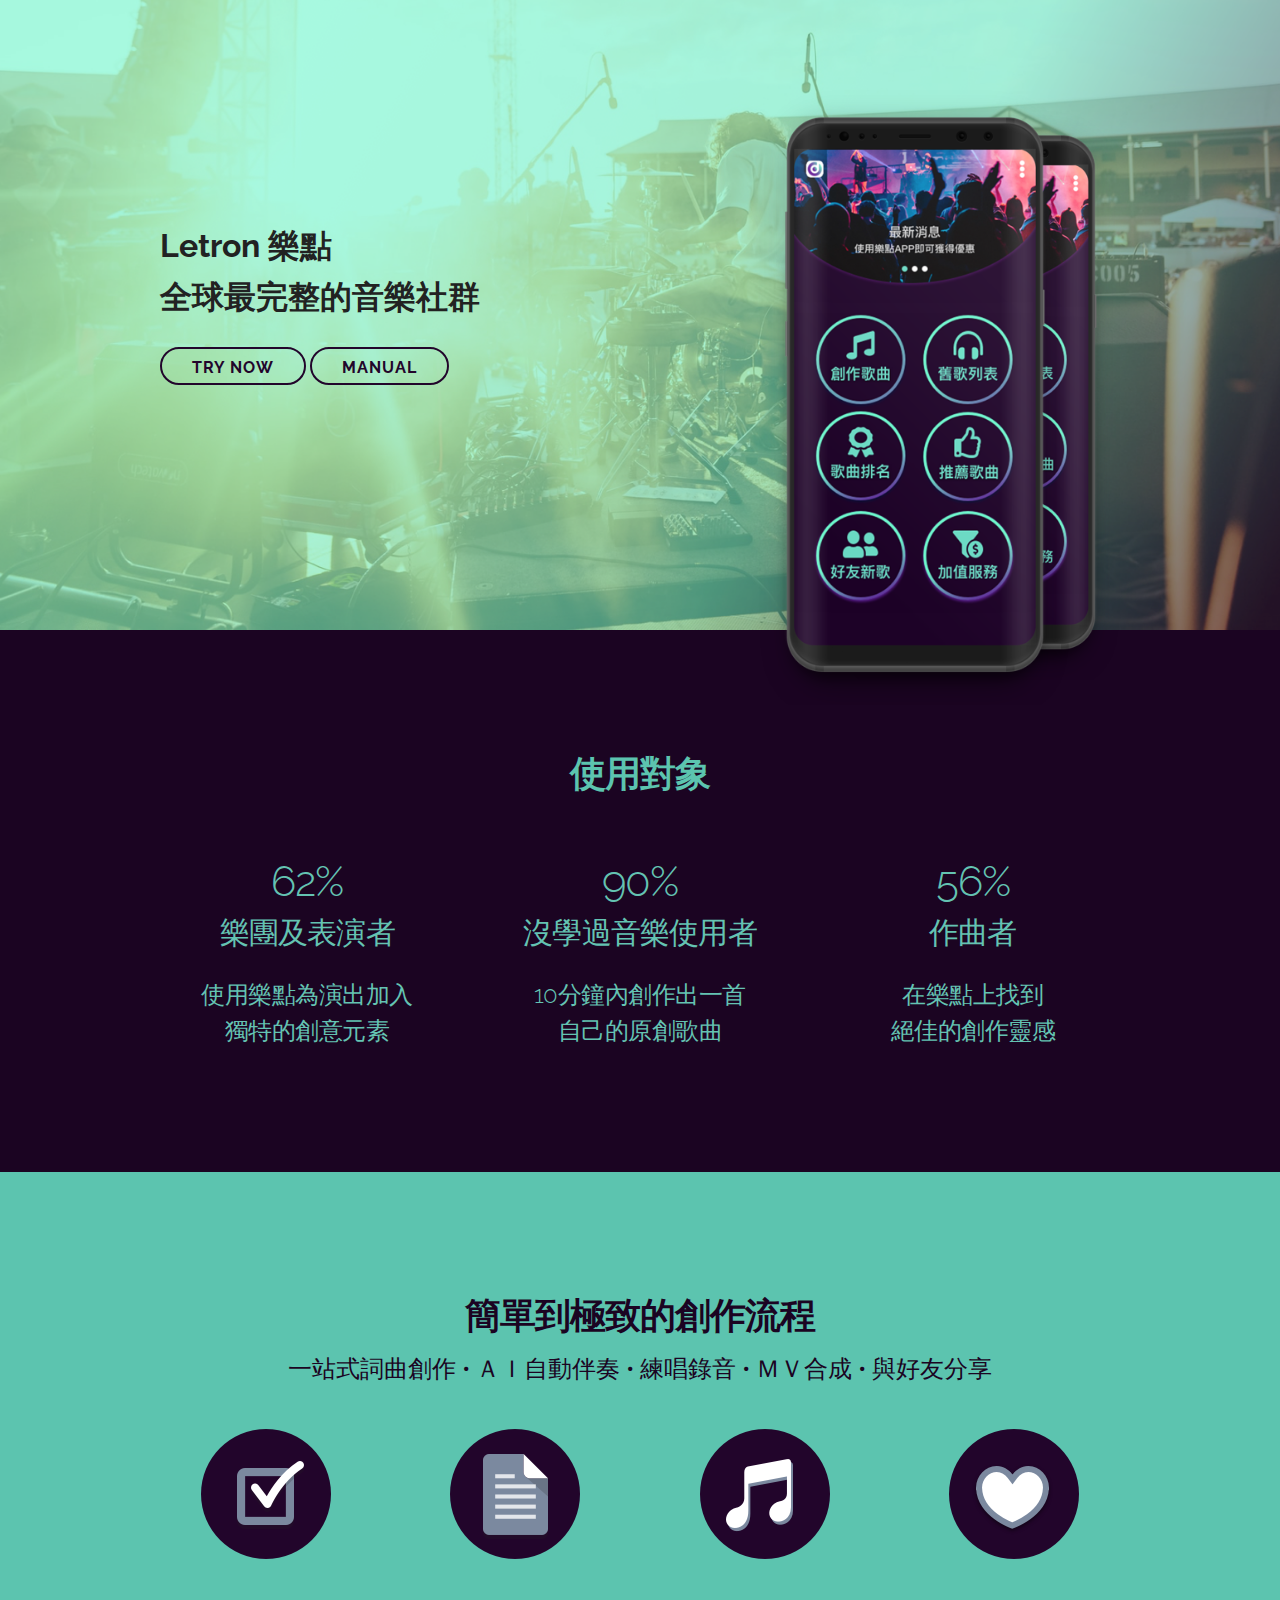
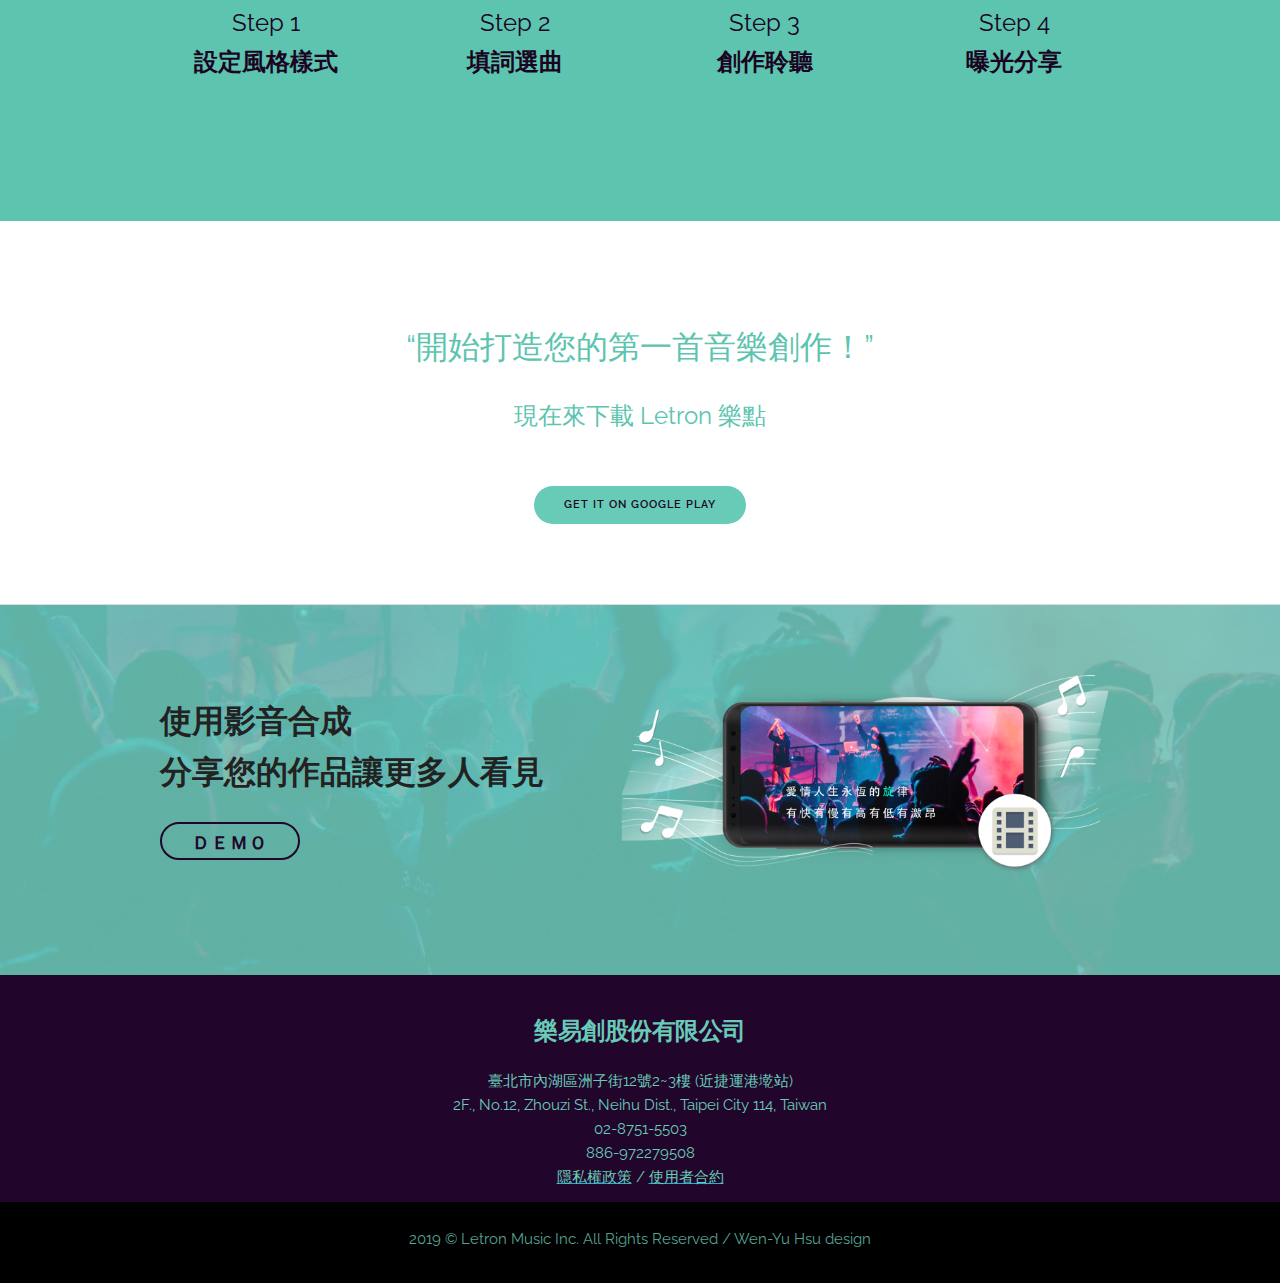
<file: index.html>
<!DOCTYPE html>
<html lang="en">
<head>

  <!-- Basic Page Needs
  –––––––––––––––––––––––––––––––––––––––––––––––––– -->
  <meta charset="utf-8">
  <title>Skeleton: Responsive CSS Boilerplate</title>
  <meta name="description" content="">
  <meta name="author" content="">

  <!-- Mobile Specific Metas
  –––––––––––––––––––––––––––––––––––––––––––––––––– -->
  <meta name="viewport" content="width=device-width, initial-scale=1">

  <!-- FONT
  –––––––––––––––––––––––––––––––––––––––––––––––––– -->
  <link href='//fonts.googleapis.com/css?family=Raleway:400,300,600' rel='stylesheet' type='text/css'>

  <!-- CSS
  –––––––––––––––––––––––––––––––––––––––––––––––––– -->
  <link rel="stylesheet" href="css/normalize.css">
  <link rel="stylesheet" href="css/skeleton.css">
  <link rel="stylesheet" href="css/custom.css">

  <!-- Scripts
  –––––––––––––––––––––––––––––––––––––––––––––––––– -->
  <script src="//ajax.googleapis.com/ajax/libs/jquery/2.1.1/jquery.min.js"></script>

  <!-- Favicon
  –––––––––––––––––––––––––––––––––––––––––––––––––– -->
  <link rel="icon" type="image/png" href="../../dist/images/favicon.png">

</head>
<body>

  <!-- Primary Page Layout
  –––––––––––––––––––––––––––––––––––––––––––––––––– -->

  <div class="section hero">
    <div class="container">
      <div class="row">
        <div class="one-half column">
          <p class="hero-heading"><strong>Letron 樂點 <br>全球最完整的音樂社群</strong></p>
          <a class="button button-primary" href="https://play.google.com/store/apps/details?id=com.letron.greatemusiccreator&hl=zh-TW&ah=X95NAsg1qZNGb7TOS8CuteU7XL8" target="_blank"><font size="3"><strong>Try Now</strong></font></a>
          <a class="button button-primary" href="https://wobblestrike.github.io/Letron_landing/files/LetronAPP_Manual_v1.2.pdf" target="_blank"><font size="3"><strong>Manual</strong></font></a>
        </div>
        <div class="one-half column phones">
          <img class="phone" src="images/smart-phone_1.png">
          <img class="phone" src="images/smart-phone_1.png">
        </div>
      </div>
    </div>
  </div>

  <div class="section values">
    <div class="container">
      <h3 class="section-heading"><font color="#5cc4af"><strong>使用對象</strong><br><br></font></h3>
      <div class="row">
        <div class="one-third column value">
          <h2 class="value-multiplier">62%</h2>
          <h4 class="value-heading">樂團及表演者</h4>
          <!--<p class="value-description">使用樂點為自己的演出加入獨特的創意元素</p>-->
          <h5 class="value-heading">使用樂點為演出加入<br>獨特的創意元素</h5>
        </div>
        <div class="one-third column value">
          <h2 class="value-multiplier">90%</h2>
          <h4 class="value-heading">沒學過音樂使用者</h4>
          <h5 class="value-heading">10分鐘內創作出一首<br>自己的原創歌曲</h5>
        </div>
        <div class="one-third column value">
          <h2 class="value-multiplier">56%</h2>
          <h4 class="value-heading">作曲者</h4>
          <h5 class="value-heading">在樂點上找到<br>絕佳的創作靈感</h5>
        </div>
      </div>
    </div>
  </div>

  <div class="section categories">
    <div class="container">
      <h3 class="section-heading"><strong>簡單到極致的創作流程</strong></h3>
      <p class="section-description">一站式詞曲創作 • ＡＩ自動伴奏 • 練唱錄音 • ＭＶ合成 • 與好友分享</p>
      <div class="row">
        <div class="fourth column category">
          <img class="u-max-full-width" src="images/step-icon_1.png">
          <p class="section-description"><br>Step 1 <br> <strong>設定風格樣式</strong></p>
        </div>
        <div class="fourth column category">
          <img class="u-max-full-width" src="images/step-icon_2.png">
          <p class="section-description"><br>Step 2 <br> <strong>填詞選曲</strong></p>
        </div>
        <div class="fourth column category">
          <img class="u-max-full-width" src="images/step-icon_3.png">
          <p class="section-description"><br>Step 3 <br> <strong>創作聆聽</strong></p>
        </div>
        <div class="fourth column category">
          <img class="u-max-full-width" src="images/step-icon_4.png">
          <p class="section-description"><br>Step 4 <br> <strong>曝光分享</strong></p>
        </div>
      </div>
    </div>
  </div> 

  <div class="get-help">
    <div class="container">
      <p class="hero-heading"><font color="#5cc4af">“開始打造您的第一首音樂創作！”</font></p>
      <p class="section-description"><font color="#5cc4af">現在來下載 Letron 樂點<br><br></font></p>
      <a class="button button-secondary" href="https://play.google.com/store/apps/details?id=com.letron.greatemusiccreator&hl=zh-TW&ah=X95NAsg1qZNGb7TOS8CuteU7XL8" target="_blank">Get it on Google Play</a>
    </div>
  </div>


  <div class="section hero2" >
    <div class="container">
      <div class="row">
        <div class="one-half column" style="text-align: left;">
          <p class="hero-heading" ><strong>使用影音合成 <br>分享您的作品讓更多人看見</strong></p>
          <a class="button button-primary" href="https://wobblestrike.github.io/Letron_landing/queuepage.html" target="_blank"><font size="4"><strong>ＤＥＭＯ</strong></font></a>
        </div>
        <div class="one-half column phones" style="margin:-4% 0 0 0;">
          <img class="phone2" src="images/smart-phone_2.png">
        </div>
      </div>
    </div>
  </div>



  <div style="width:100%; height:15rem; text-align:center; background-color:#22052b; padding:3% 0;">
    <h5><font color="#67CBB8"><strong>樂易創股份有限公司</strong></font></h5>
    <font color="#67cbb8">臺北市內湖區洲子街12號2~3樓 (近捷運港墘站) <br> 2F., No.12, Zhouzi St., Neihu Dist., Taipei City 114, Taiwan <br> 02-8751-5503 <br> 886-972279508 <br> </font>
    <a href="https://wobblestrike.github.io/Letron_landing/files/LetronAPP_Privacy201908.pdf" target="_blank"><font color="#67cbb8">隱私權政策</font></a>
    <font color="#67cbb8"> / </font>
    <a href="https://wobblestrike.github.io/Letron_landing/files/LetronAPP_Contract201908.pdf" target="_blank"><font color="#67cbb8">使用者合約</font></a>
  </div>

  <div style="width:100%; text-align:center; background-color:black; padding:2% 0 0.5% 0;">
    <p><font color="#56a294">2019 © Letron Music Inc.  All Rights Reserved      /      Wen-Yu Hsu design   </font></p>
  </div>



<!-- End Document
  –––––––––––––––––––––––––––––––––––––––––––––––––– -->
</body>
</html>
</file>
<file: css/skeleton.css>
/*
* Skeleton V2.0.4
* Copyright 2014, Dave Gamache
* www.getskeleton.com
* Free to use under the MIT license.
* http://www.opensource.org/licenses/mit-license.php
* 12/29/2014  background-color:#22052b;
*/


/* Table of contents
––––––––––––––––––––––––––––––––––––––––––––––––––
- Grid
- Base Styles
- Typography
- Links
- Buttons
- Forms
- Lists
- Code
- Tables
- Spacing
- Utilities
- Clearing
- Media Queries
*/


/* Grid
–––––––––––––––––––––––––––––––––––––––––––––––––– */
.container {
  position: relative;
  width: 100%;
  max-width: 960px;
  margin: 0 auto;
  padding: 0 20px;
  box-sizing: border-box; }
.column,
.columns {
  width: 100%;
  float: left;
  box-sizing: border-box; }

/* For devices larger than 400px */
@media (min-width: 400px) {
  .container {
    width: 85%;
    padding: 0; }
}

/* For devices larger than 550px */
@media (min-width: 550px) {
  .container {
    width: 80%; }
  .column,
  .columns {
    margin-left: 4%; }
  .column:first-child,
  .columns:first-child {
    margin-left: 0; }

  .one.column,
  .one.columns                    { width: 4.66666666667%; }
  .two.columns                    { width: 13.3333333333%; }
  .three.columns                  { width: 22%;            }
  .four.columns                   { width: 30.6666666667%; }
  .five.columns                   { width: 39.3333333333%; }
  .six.columns                    { width: 48%;            }
  .seven.columns                  { width: 56.6666666667%; }
  .eight.columns                  { width: 65.3333333333%; }
  .nine.columns                   { width: 74.0%;          }
  .ten.columns                    { width: 82.6666666667%; }
  .eleven.columns                 { width: 91.3333333333%; }
  .twelve.columns                 { width: 100%; margin-left: 0; }

  .one-third.column               { width: 30.6666666667%; }
  .two-thirds.column              { width: 65.3333333333%; }

  .one-half.column                { width: 48%; }
  .fourth.column                  { width: 22%; }

  /* Offsets */
  .offset-by-one.column,
  .offset-by-one.columns          { margin-left: 8.66666666667%; }
  .offset-by-two.column,
  .offset-by-two.columns          { margin-left: 17.3333333333%; }
  .offset-by-three.column,
  .offset-by-three.columns        { margin-left: 26%;            }
  .offset-by-four.column,
  .offset-by-four.columns         { margin-left: 34.6666666667%; }
  .offset-by-five.column,
  .offset-by-five.columns         { margin-left: 43.3333333333%; }
  .offset-by-six.column,
  .offset-by-six.columns          { margin-left: 52%;            }
  .offset-by-seven.column,
  .offset-by-seven.columns        { margin-left: 60.6666666667%; }
  .offset-by-eight.column,
  .offset-by-eight.columns        { margin-left: 69.3333333333%; }
  .offset-by-nine.column,
  .offset-by-nine.columns         { margin-left: 78.0%;          }
  .offset-by-ten.column,
  .offset-by-ten.columns          { margin-left: 86.6666666667%; }
  .offset-by-eleven.column,
  .offset-by-eleven.columns       { margin-left: 95.3333333333%; }

  .offset-by-one-third.column,
  .offset-by-one-third.columns    { margin-left: 34.6666666667%; }
  .offset-by-two-thirds.column,
  .offset-by-two-thirds.columns   { margin-left: 69.3333333333%; }

  .offset-by-one-half.column,
  .offset-by-one-half.columns     { margin-left: 52%; }

}


/* Base Styles
–––––––––––––––––––––––––––––––––––––––––––––––––– */
/* NOTE
html is set to 62.5% so that all the REM measurements throughout Skeleton
are based on 10px sizing. So basically 1.5rem = 15px :) */
html {
  font-size: 62.5%; }
body {
  font-size: 1.5em; /* currently ems cause chrome bug misinterpreting rems on body element */
  line-height: 1.6;
  font-weight: 400;
  font-family: "Raleway", "HelveticaNeue", "Helvetica Neue", Helvetica, Arial, sans-serif;
  color: #222; }


/* Typography
–––––––––––––––––––––––––––––––––––––––––––––––––– */
h1, h2, h3, h4, h5, h6 {
  margin-top: 0;
  margin-bottom: 2rem;
  font-weight: 300; }
h1 { font-size: 4.0rem; line-height: 1.2;  letter-spacing: -.1rem;}
h2 { font-size: 3.6rem; line-height: 1.25; letter-spacing: -.1rem; }
h3 { font-size: 3.0rem; line-height: 1.3;  letter-spacing: -.1rem; }
h4 { font-size: 2.4rem; line-height: 1.35; letter-spacing: -.08rem; }
h5 { font-size: 1.8rem; line-height: 1.5;  letter-spacing: -.05rem; }
h6 { font-size: 1.5rem; line-height: 1.6;  letter-spacing: 0; }

/* Larger than phablet */
@media (min-width: 550px) {
  h1 { font-size: 5.0rem; }
  h2 { font-size: 4.2rem; }
  h3 { font-size: 3.6rem; }
  h4 { font-size: 3.0rem; }
  h5 { font-size: 2.4rem; }
  h6 { font-size: 1.5rem; }
}

p {
  margin-top: 0; }


/* Links
–––––––––––––––––––––––––––––––––––––––––––––––––– */
a {
  color: #1EAEDB; }
a:hover {
  color: #0FA0CE; }


/* Buttons
–––––––––––––––––––––––––––––––––––––––––––––––––– */
.button,
button,
input[type="submit"],
input[type="reset"],
input[type="button"] {
  display: inline-block;
  height: 38px;
  padding: 0 30px;
  color: #555;
  text-align: center;
  font-size: 11px;
  font-weight: 600;
  line-height: 38px;
  letter-spacing: .1rem;
  text-transform: uppercase;
  text-decoration: none;
  white-space: nowrap;
  background-color: transparent;
  border-radius: 4px;
  border: 1px solid #bbb;
  cursor: pointer;
  box-sizing: border-box; }
.button:hover,
button:hover,
input[type="submit"]:hover,
input[type="reset"]:hover,
input[type="button"]:hover,
.button:focus,
button:focus,
input[type="submit"]:focus,
input[type="reset"]:focus,
input[type="button"]:focus {
  color: #333;
  border-color: #888;
  outline: 0; }

.button.button-primary,
button.button-primary,
input[type="submit"].button-primary,
input[type="reset"].button-primary,
input[type="button"].button-primary {
  color: #22052b;
  background-color: Transparent;;
  border-color: #22052b; 
  border-width:2px;}

.button.button-primary:hover,
button.button-primary:hover,
input[type="submit"].button-primary:hover,
input[type="reset"].button-primary:hover,
input[type="button"].button-primary:hover,

.button.button-primary:focus,
button.button-primary:focus,
input[type="submit"].button-primary:focus,
input[type="reset"].button-primary:focus,
input[type="button"].button-primary:focus {
  color: #FFF;
  background-color: #1EAEDB;
  border-color: #1EAEDB; }

.button.button-secondary,
button.button-secondary,
input[type="submit"].button-secondary,
input[type="reset"].button-secondary,
input[type="button"].button-secondary {
  color: #1b0422;
  background-color: #67CBB8 ; 
  border-width:0px;
}

.button.button-secondary:hover,
button.button-secondary:hover,
input[type="submit"].button-secondary:hover,
input[type="reset"].button-secondary:hover,
input[type="button"].button-secondary:hover,

.button.button-secondary:focus,
button.button-secondary:focus,
input[type="submit"].button-secondary:focus,
input[type="reset"].button-secondary:focus,
input[type="button"].button-secondary:focus {
  color: #FFF;
  background-color: #1EAEDB;
  border-color: #1EAEDB; }

/* Forms
–––––––––––––––––––––––––––––––––––––––––––––––––– */
input[type="email"],
input[type="number"],
input[type="search"],
input[type="text"],
input[type="tel"],
input[type="url"],
input[type="password"],
textarea,
select {
  height: 38px;
  padding: 6px 10px; /* The 6px vertically centers text on FF, ignored by Webkit */
  background-color: #fff;
  border: 1px solid #D1D1D1;
  border-radius: 4px;
  box-shadow: none;
  box-sizing: border-box; }
/* Removes awkward default styles on some inputs for iOS */
input[type="email"],
input[type="number"],
input[type="search"],
input[type="text"],
input[type="tel"],
input[type="url"],
input[type="password"],
textarea {
  -webkit-appearance: none;
     -moz-appearance: none;
          appearance: none; }
textarea {
  min-height: 65px;
  padding-top: 6px;
  padding-bottom: 6px; }
input[type="email"]:focus,
input[type="number"]:focus,
input[type="search"]:focus,
input[type="text"]:focus,
input[type="tel"]:focus,
input[type="url"]:focus,
input[type="password"]:focus,
textarea:focus,
select:focus {
  border: 1px solid #33C3F0;
  outline: 0; }
label,
legend {
  display: block;
  margin-bottom: .5rem;
  font-weight: 600; }
fieldset {
  padding: 0;
  border-width: 0; }
input[type="checkbox"],
input[type="radio"] {
  display: inline; }
label > .label-body {
  display: inline-block;
  margin-left: .5rem;
  font-weight: normal; }


/* Lists
–––––––––––––––––––––––––––––––––––––––––––––––––– */
ul {
  list-style: circle inside; }
ol {
  list-style: decimal inside; }
ol, ul {
  padding-left: 0;
  margin-top: 0; }
ul ul,
ul ol,
ol ol,
ol ul {
  margin: 1.5rem 0 1.5rem 3rem;
  font-size: 90%; }
li {
  margin-bottom: 1rem; }


/* Code
–––––––––––––––––––––––––––––––––––––––––––––––––– */
code {
  padding: .2rem .5rem;
  margin: 0 .2rem;
  font-size: 90%;
  white-space: nowrap;
  background: #F1F1F1;
  border: 1px solid #E1E1E1;
  border-radius: 4px; }
pre > code {
  display: block;
  padding: 1rem 1.5rem;
  white-space: pre; }


/* Tables
–––––––––––––––––––––––––––––––––––––––––––––––––– */
th,
td {
  padding: 12px 15px;
  text-align: left;
  border-bottom: 1px solid #E1E1E1; }
th:first-child,
td:first-child {
  padding-left: 0; }
th:last-child,
td:last-child {
  padding-right: 0; }


/* Spacing
–––––––––––––––––––––––––––––––––––––––––––––––––– */
button,
.button {
  margin-bottom: 1rem; }
input,
textarea,
select,
fieldset {
  margin-bottom: 1.5rem; }
pre,
blockquote,
dl,
figure,
table,
p,
ul,
ol,
form {
  margin-bottom: 2.5rem; }


/* Utilities
–––––––––––––––––––––––––––––––––––––––––––––––––– */
.u-full-width {
  width: 100%;
  box-sizing: border-box; }
.u-max-full-width {
  max-width: 100%;
  box-sizing: border-box; }
.u-pull-right {
  float: right; }
.u-pull-left {
  float: left; }


/* Misc
–––––––––––––––––––––––––––––––––––––––––––––––––– */
hr {
  margin-top: 3rem;
  margin-bottom: 3.5rem;
  border-width: 0;
  border-top: 1px solid #E1E1E1; }


/* Clearing
–––––––––––––––––––––––––––––––––––––––––––––––––– */

/* Self Clearing Goodness */
.container:after,
.row:after,
.u-cf {
  content: "";
  display: table;
  clear: both; }


/* Media Queries
–––––––––––––––––––––––––––––––––––––––––––––––––– */
/*
Note: The best way to structure the use of media queries is to create the queries
near the relevant code. For example, if you wanted to change the styles for buttons
on small devices, paste the mobile query code up in the buttons section and style it
there.
*/


/* Larger than mobile */
@media (min-width: 400px) {}

/* Larger than phablet (also point when grid becomes active) */
@media (min-width: 550px) {}

/* Larger than tablet */
@media (min-width: 750px) {}

/* Larger than desktop */
@media (min-width: 1000px) {}

/* Larger than Desktop HD */
@media (min-width: 1200px) {}
</file>
<file: css/custom.css>
/* Shared
–––––––––––––––––––––––––––––––––––––––––––––––––– */
.button {
  border-radius: 100px;
}

/* Sections
–––––––––––––––––––––––––––––––––––––––––––––––––– */
.section {
  padding: 8rem 0 7rem;
  text-align: center;
}
.section-heading,
.section-description {
  margin-bottom: 1.2rem;
  color:#1b0422;
}

/* Hero
–––––––––––––––––––––––––––––––––––––––––––––––––– */
.phones {
  position: relative;
}
.phone {
  position: relative;
  max-width: 80%;
  margin: 3rem auto -12rem;
}
.phone + .phone {
  display: none;
}

/* Values
–––––––––––––––––––––––––––––––––––––––––––––––––– */
.values {
  /*background-image: url('../images/values-bg.jpg');
  background-size: cover;
  color: #dad2e9;
  padding-bottom: 5rem;*/
  background-color: #1b0422;
  color: #64c3b2;
  padding-bottom: 5rem;

}
.value-multiplier {
  margin-bottom: .5rem;
  color: #64c3b2;
}
.value-heading {
  margin-bottom: .3rem;
  padding-bottom: 2rem;
}
.value-description {
  opacity: .8;
  color: #64c3b2;
  font-weight: 300;
}

/* Help
–––––––––––––––––––––––––––––––––––––––––––––––––– */
.get-help {
  border-bottom: 1px solid #ddd;
  background: url('../images/backgorund-column_2.png')  no-repeat fixed;
  -webkit-background-size: 100%;
  padding: 10rem 0 7rem 0;
  text-align: center;
}

/* Categories
–––––––––––––––––––––––––––––––––––––––––––––––––– */
.categories {
  /*background-image: url('../images/values-bg.jpg');
  background-size: cover;
  color: #dad2e9;*/
  background-color: #5cc4af;
  color: #1f0626;
 
}
.categories .section-description { 
  margin-bottom: 4rem;
  background-color: #5cc4af;
}

/* Bigger than 100 */
@media (min-width: 100px) {
  .section {
    padding: 10rem 0 9rem;
  }
  .hero {
    background: url('../images/backgorund-column_1_550.png') no-repeat;
    -webkit-background-size: 100%;
  }
  .hero2 {
    background: url('../images/backgorund-column_3.png') no-repeat;
    -webkit-background-size: 100%;
  }

  .hero-heading {
    font-size: 2.4rem;
  }
}

/* Bigger than 550 */
@media (min-width: 550px) {
  .section {
    padding: 10rem 0 9rem;
  }
  .hero {
    padding-bottom: 12rem;
    text-align: left;
    height: 165px;
    padding: 22rem 0;
    background: url('../images/backgorund-column_1_550.png') no-repeat;
    -webkit-background-size: 100%;
  }
  .hero2 {
    padding: 9rem 0;
    background: url('../images/backgorund-column_3.png') no-repeat;
    -webkit-background-size: 100%;
  }
  .phone {
    position: absolute;
    top: -7rem;
    right: 3rem;
    max-height: 362px;
    z-index: 3;
  }
  .phone + .phone {
    top: -6rem;
    display: block;
    max-width: 73.8%;
    right: 0;
    z-index: 2;
    max-height: 338px;
  }
  .hero-heading {
    font-size: 2.4rem;
  }
}

/* Bigger than 750 */
@media (min-width: 750px) {
  .hero {
    height: 190px;
    padding: 22rem 0;
    background: url('../images/backgorund-column_1.png') no-repeat;
    -webkit-background-size: 100%;
  }
  .hero2 {
    height: 190px;
    padding: 9rem 0;
    background: url('../images/backgorund-column_3.png') no-repeat;
    -webkit-background-size: 100%;
  }
  .hero-heading {
    font-size: 2.6rem;
  }
  .section {
    padding: 14rem 0 15rem;
  }
  .hero {
    padding: 16rem 0 14rem;
  }
  .section-description {
    max-width: 90%;
    margin-left: auto;
    margin-right: auto;
    font-size: 24px;
  }
  .phone {
    top: -14rem;
    right: 5rem;
    max-height: 510px;
  }
  .phone + .phone {
    top: -12rem;
    max-height: 472px;
  }
  .categories {
    padding: 15rem 0 8rem;
  }
}

/* Bigger than 1000 */
@media (min-width: 1000px) {
  .section {
    padding: 12rem 0 10rem;
  }
  .hero {
    padding: 22rem 0;
    background: url('../images/backgorund-column_1.png') no-repeat;
    -webkit-background-size: 100%;
  }
  .hero2 {
    padding: 9rem 0;
    background: url('../images/backgorund-column_3.png') no-repeat;
    -webkit-background-size: 100%;
  }
  .hero-heading {
    font-size: 32px;
  }
  .phone {
    top: -16rem;
    max-height: 615px;
  }
  .phone2 {
    top: 0rem;
    padding-top: 4%;
    max-height: 20rem;
  }
  .phone + .phone {
    top: -14rem;
    max-height: 570px;
  }    
}
</file>
